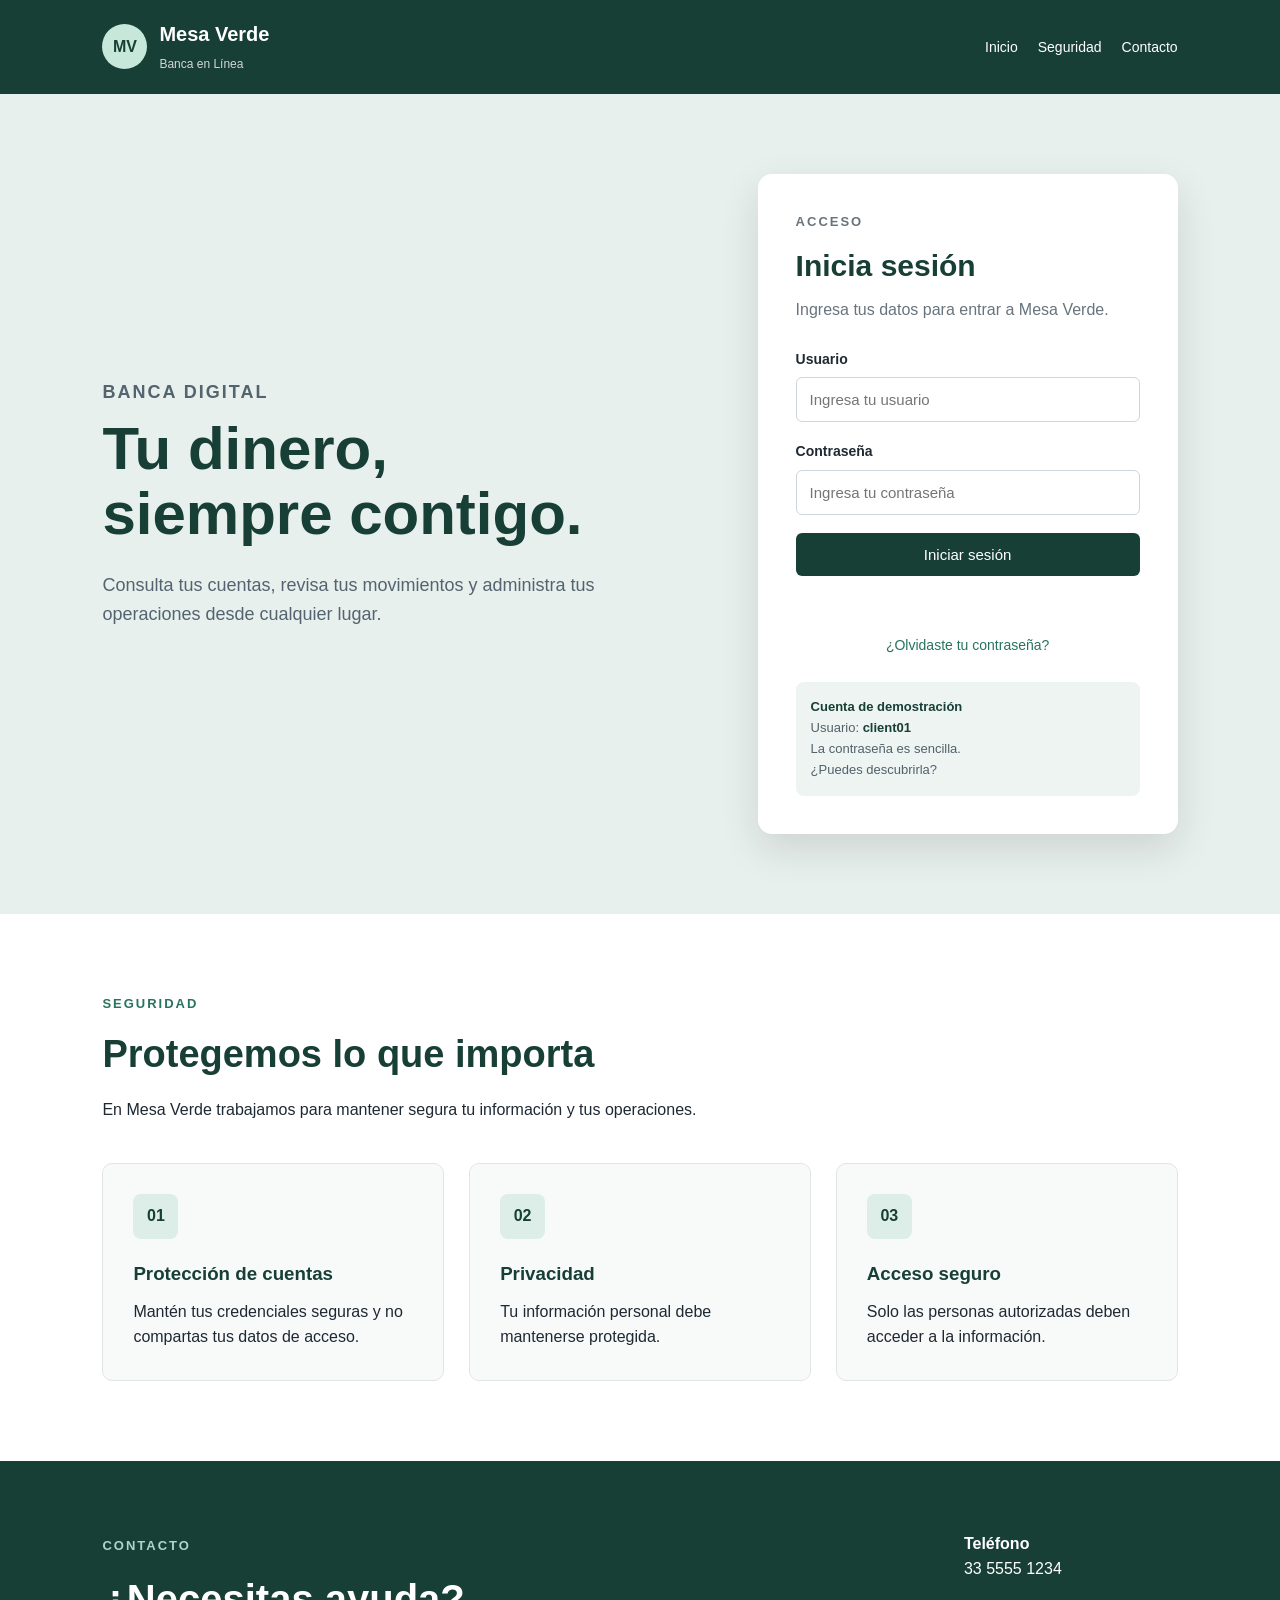
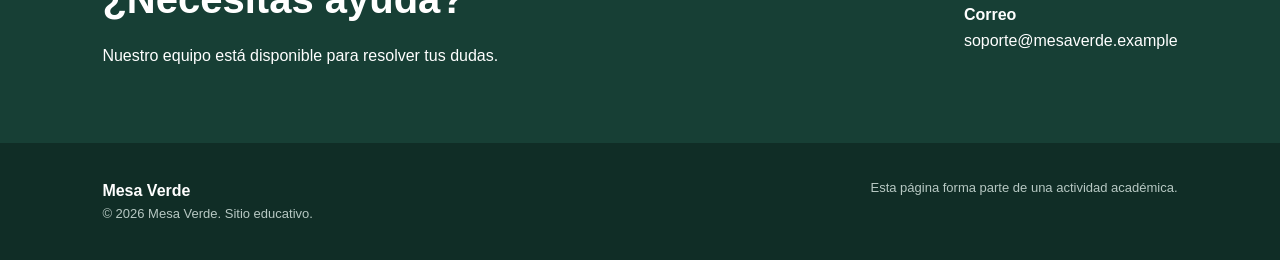
<file: index.html>
<!DOCTYPE html>
<html lang="es">

<head>

    <meta charset="UTF-8">

    <meta
        name="viewport"
        content="width=device-width, initial-scale=1.0"
    >

    <title>Mesa Verde - Acceso</title>

    <link
        rel="stylesheet"
        href="style.css"
    >

</head>


<body>


    <header>

        <div class="logo">

            <div class="logo-icon">
                MV
            </div>

            <div>

                <h1>Mesa Verde</h1>

                <span>
                    Banca en Línea
                </span>

            </div>

        </div>


        <nav>

            <a href="#inicio">
                Inicio
            </a>

            <a href="#seguridad">
                Seguridad
            </a>

            <a href="#contacto">
                Contacto
            </a>

        </nav>

    </header>


    <main>


        <!-- =========================================
             PRESENTACIÓN
        ========================================== -->

        <section
            id="inicio"
            class="login-hero"
        >

            <div class="login-intro">

                <p class="tag">
                    BANCA DIGITAL
                </p>


                <h2>
                    Tu dinero,<br>
                    siempre contigo.
                </h2>


                <p>
                    Consulta tus cuentas, revisa tus movimientos
                    y administra tus operaciones desde cualquier lugar.
                </p>

            </div>


            <!-- =====================================
                 LOGIN
            ====================================== -->

            <div
                id="login"
                class="login-card"
            >

                <div class="login-card-header">

                    <p class="tag">
                        ACCESO
                    </p>


                    <h3>
                        Inicia sesión
                    </h3>


                    <p>
                        Ingresa tus datos para entrar a Mesa Verde.
                    </p>

                </div>


                <form id="loginForm">


                    <label for="username">
                        Usuario
                    </label>


                    <input
                        type="text"
                        id="username"
                        name="username"
                        placeholder="Ingresa tu usuario"
                        autocomplete="off"
                    >


                    <label for="password">
                        Contraseña
                    </label>


                    <input
                        type="password"
                        id="password"
                        name="password"
                        placeholder="Ingresa tu contraseña"
                    >


                    <button
                        type="submit"
                        class="button button-full"
                    >
                        Iniciar sesión
                    </button>


                    <p
                        id="loginMessage"
                        class="login-message"
                    ></p>


                </form>

                <div class="forgot-password">

                    <a href="#" id="forgotPasswordLink">
                        ¿Olvidaste tu contraseña?
                    </a>

                </div>


                <div
                    id="forgotPasswordBox"
                    class="forgot-password-box hidden"
                >

                    <h4>
                        Recuperar contraseña
                    </h4>

                    <p>
                        Ingresa tu usuario para recuperar tu contraseña.
                    </p>


                    <form id="forgotPasswordForm">

                        <input
                            type="text"
                            id="recoveryUsername"
                            placeholder="Ej. client01"
                            autocomplete="off"
                        >


                        <button
                            type="submit"
                            class="button button-full"
                        >
                            Recuperar contraseña
                        </button>

                    </form>


                    <p
                        id="recoveryMessage"
                        class="login-message"
                    ></p>

                </div>


                <!--
                    Esta cuenta es ficticia y sirve como
                    punto de entrada para la actividad.
                -->

                <div class="demo-help">

                    <strong>
                        Cuenta de demostración
                    </strong>

                    <p>
                        Usuario:
                        <strong>client01</strong>
                    </p>

                    <p>
                        La contraseña es sencilla.
                    </p>

                    <p>
                        ¿Puedes descubrirla?
                    </p>

                </div>


            </div>

        </section>


        <!-- =========================================
             SEGURIDAD
        ========================================== -->

        <section
            id="seguridad"
            class="section security-section"
        >

            <div class="section-title">

                <p class="tag">
                    SEGURIDAD
                </p>


                <h2>
                    Protegemos lo que importa
                </h2>


                <p>
                    En Mesa Verde trabajamos para mantener segura
                    tu información y tus operaciones.
                </p>

            </div>


            <div class="security-grid">


                <article class="security-card">

                    <div class="security-icon">
                        01
                    </div>

                    <h3>
                        Protección de cuentas
                    </h3>

                    <p>
                        Mantén tus credenciales seguras y no
                        compartas tus datos de acceso.
                    </p>

                </article>


                <article class="security-card">

                    <div class="security-icon">
                        02
                    </div>

                    <h3>
                        Privacidad
                    </h3>

                    <p>
                        Tu información personal debe mantenerse
                        protegida.
                    </p>

                </article>


                <article class="security-card">

                    <div class="security-icon">
                        03
                    </div>

                    <h3>
                        Acceso seguro
                    </h3>

                    <p>
                        Solo las personas autorizadas deben
                        acceder a la información.
                    </p>

                </article>


            </div>

        </section>


        <!-- =========================================
             CONTACTO
        ========================================== -->

        <section
            id="contacto"
            class="contact-section"
        >

            <div class="contact-box">


                <div>

                    <p class="tag">
                        CONTACTO
                    </p>


                    <h2>
                        ¿Necesitas ayuda?
                    </h2>


                    <p>
                        Nuestro equipo está disponible para
                        resolver tus dudas.
                    </p>

                </div>


                <div class="contact-info">

                    <p>

                        <strong>
                            Teléfono
                        </strong>

                        <br>

                        33 5555 1234

                    </p>


                    <p>

                        <strong>
                            Correo
                        </strong>

                        <br>

                        soporte@mesaverde.example

                    </p>

                </div>


            </div>

        </section>


    </main>


    <footer>


        <div>

            <strong>
                Mesa Verde
            </strong>


            <p>
                © 2026 Mesa Verde. Sitio educativo.
            </p>

        </div>


        <div>

            <p>
                Esta página forma parte de una actividad académica.
            </p>

        </div>


    </footer>


    <script src="script.js"></script>

</body>

</html>
</file>
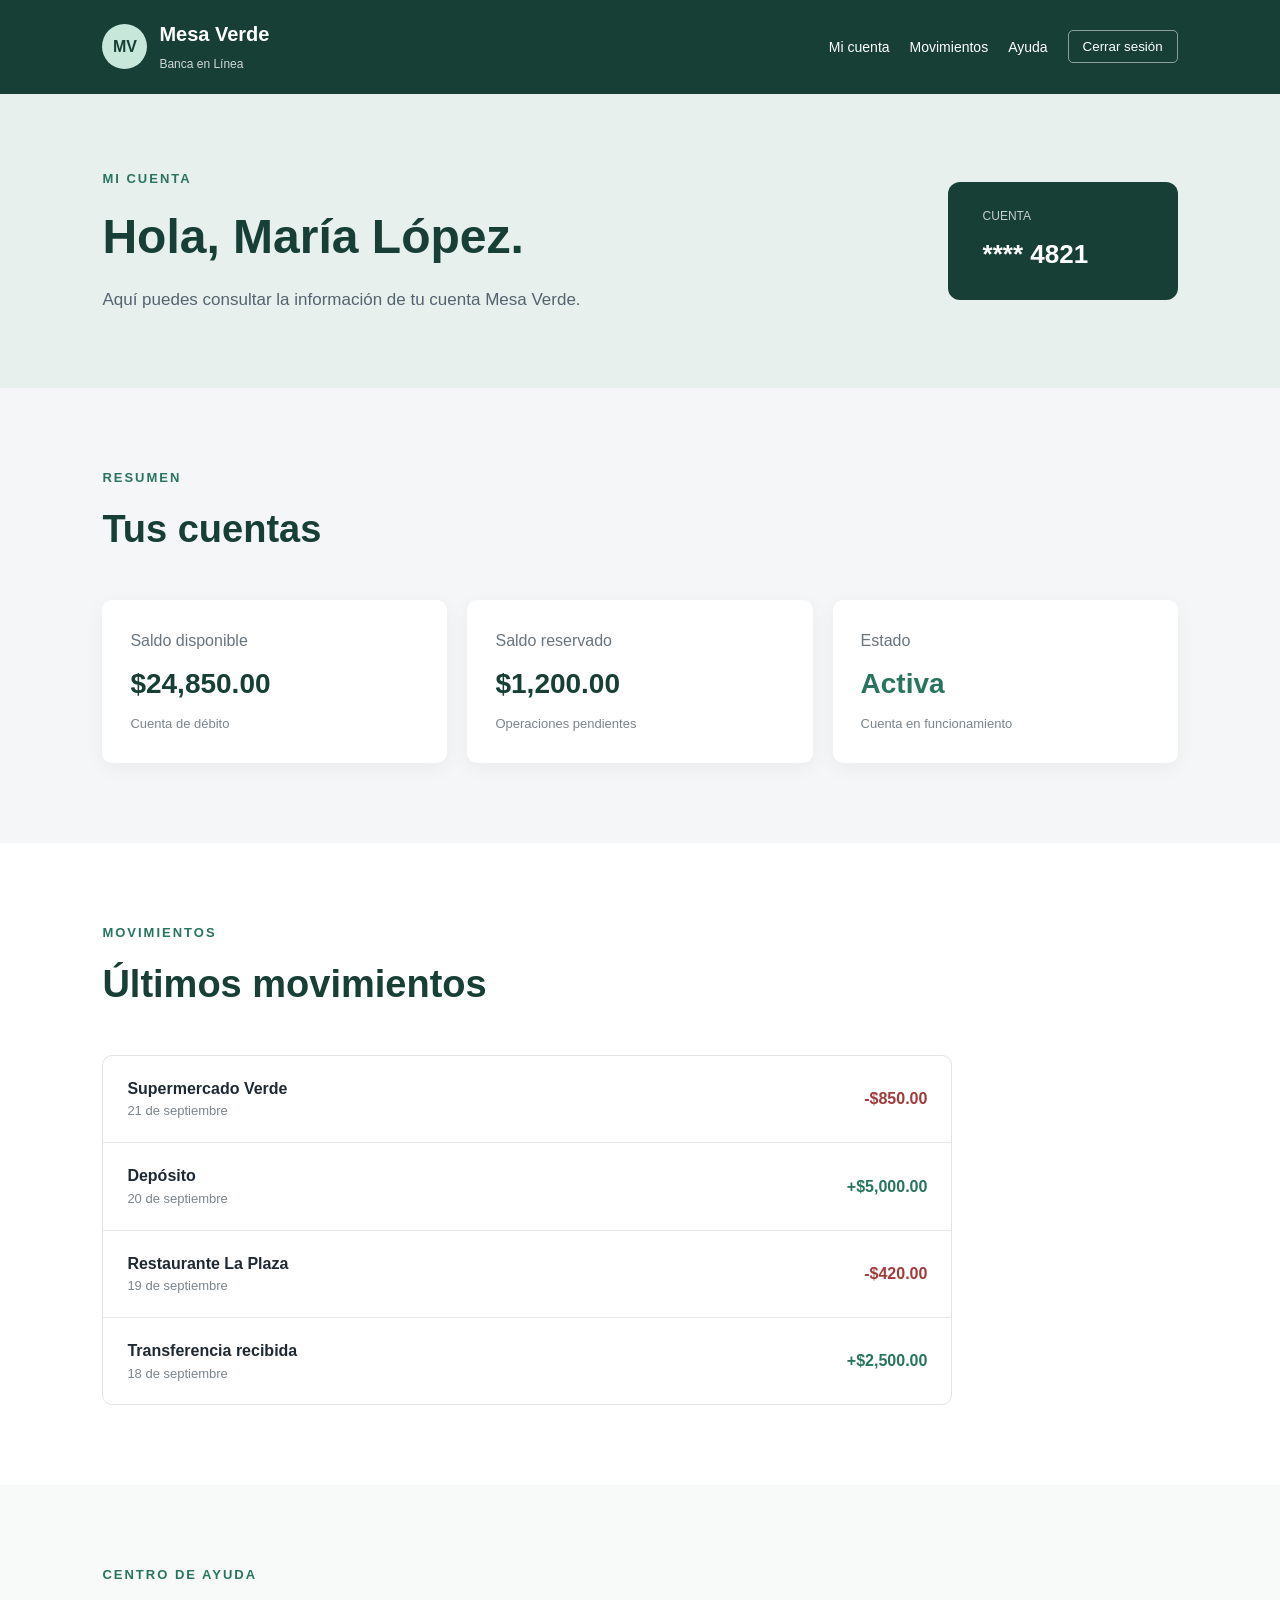
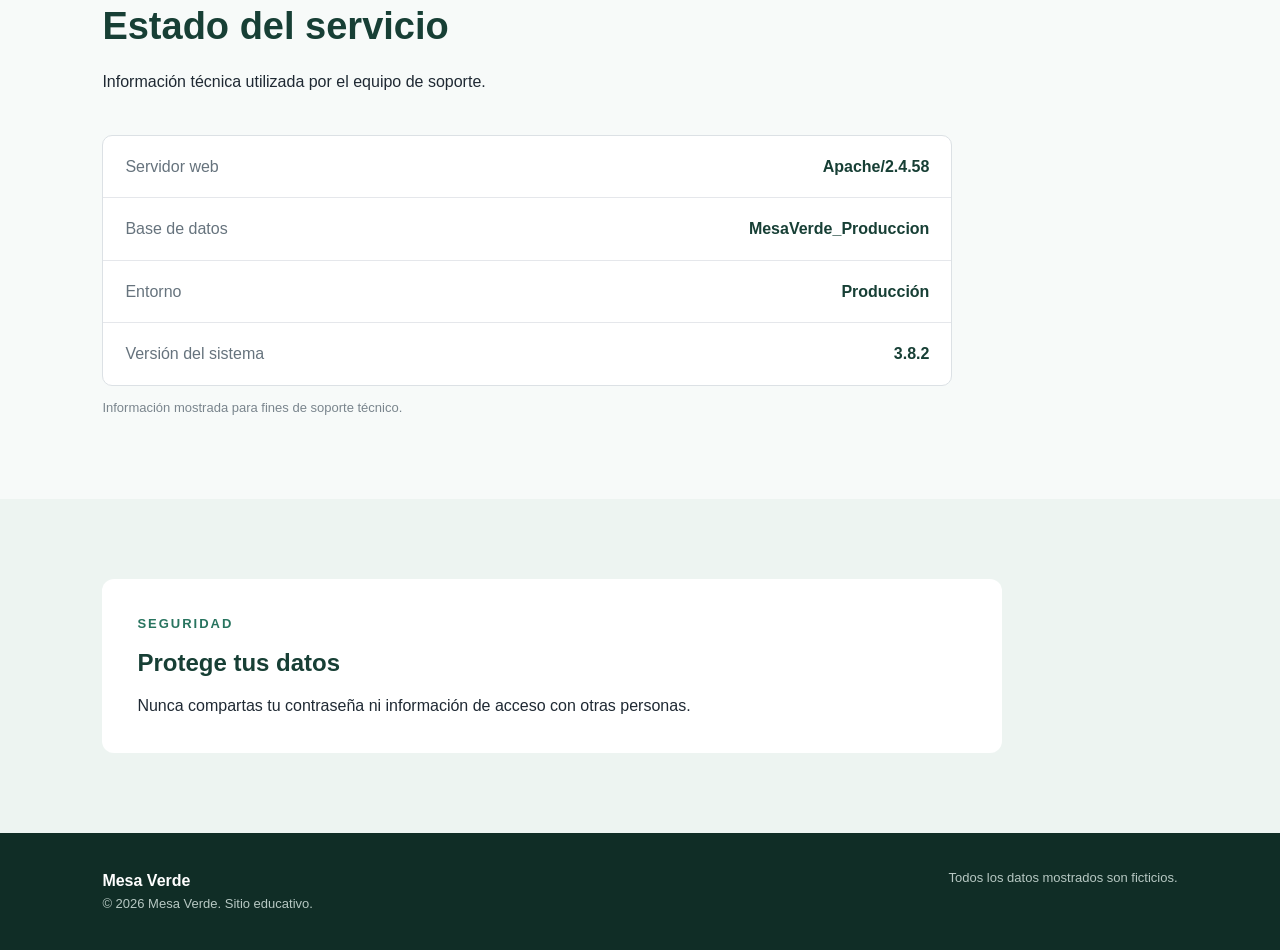
<file: home.html>
<!DOCTYPE html>
<html lang="es">

<head>

    <meta charset="UTF-8">

    <meta
        name="viewport"
        content="width=device-width, initial-scale=1.0"
    >

    <title>Mesa Verde - Mi cuenta</title>

    <link
        rel="stylesheet"
        href="style.css"
    >

</head>


<body>


    <header>

        <div class="logo">

            <div class="logo-icon">
                MV
            </div>

            <div>

                <h1>
                    Mesa Verde
                </h1>

                <span>
                    Banca en Línea
                </span>

            </div>

        </div>


        <nav>

            <a href="#cuenta">
                Mi cuenta
            </a>

            <a href="#movimientos">
                Movimientos
            </a>

            <a href="#ayuda">
                Ayuda
            </a>


            <button
                id="logoutButton"
                class="logout-button"
            >
                Cerrar sesión
            </button>

        </nav>

    </header>


    <main>


        <!-- =========================================
             CUENTA
        ========================================== -->

        <section
            id="cuenta"
            class="account-hero"
        >


            <div>

                <p class="tag">
                    MI CUENTA
                </p>


                <h2>

                    Hola,
                    <span id="customerName">
                        Cliente
                    </span>.

                </h2>


                <p>
                    Aquí puedes consultar la información
                    de tu cuenta Mesa Verde.
                </p>

            </div>


            <div class="account-number">

                <span>
                    CUENTA
                </span>


                <strong id="accountNumber">
                    **** 0000
                </strong>

            </div>


        </section>


        <!-- =========================================
             RESUMEN
        ========================================== -->

        <section class="section">


            <div class="section-title">

                <p class="tag">
                    RESUMEN
                </p>


                <h2>
                    Tus cuentas
                </h2>

            </div>


            <div class="account-grid">


                <div class="balance-card">

                    <span>
                        Saldo disponible
                    </span>


                    <strong id="balance">
                        $0.00
                    </strong>


                    <p>
                        Cuenta de débito
                    </p>

                </div>


                <div class="balance-card">

                    <span>
                        Saldo reservado
                    </span>


                    <strong>
                        $1,200.00
                    </strong>


                    <p>
                        Operaciones pendientes
                    </p>

                </div>


                <div class="balance-card">

                    <span>
                        Estado
                    </span>


                    <strong class="active-status">
                        Activa
                    </strong>


                    <p>
                        Cuenta en funcionamiento
                    </p>

                </div>


            </div>

        </section>


        <!-- =========================================
             MOVIMIENTOS
        ========================================== -->

        <section
            id="movimientos"
            class="section movements-section"
        >


            <div class="section-title">

                <p class="tag">
                    MOVIMIENTOS
                </p>


                <h2>
                    Últimos movimientos
                </h2>

            </div>


            <div class="movements-card">


                <div class="movement">

                    <div>

                        <strong>
                            Supermercado Verde
                        </strong>

                        <span>
                            21 de septiembre
                        </span>

                    </div>


                    <strong class="expense">
                        -$850.00
                    </strong>

                </div>


                <div class="movement">

                    <div>

                        <strong>
                            Depósito
                        </strong>

                        <span>
                            20 de septiembre
                        </span>

                    </div>


                    <strong class="income">
                        +$5,000.00
                    </strong>

                </div>


                <div class="movement">

                    <div>

                        <strong>
                            Restaurante La Plaza
                        </strong>

                        <span>
                            19 de septiembre
                        </span>

                    </div>


                    <strong class="expense">
                        -$420.00
                    </strong>

                </div>


                <div class="movement">

                    <div>

                        <strong>
                            Transferencia recibida
                        </strong>

                        <span>
                            18 de septiembre
                        </span>

                    </div>


                    <strong class="income">
                        +$2,500.00
                    </strong>

                </div>


            </div>

        </section>


        <!-- =========================================
             INFORMACIÓN TÉCNICA
        ========================================== -->

        <section class="section system-section">


            <div class="section-title">

                <p class="tag">
                    CENTRO DE AYUDA
                </p>


                <h2>
                    Estado del servicio
                </h2>


                <p>
                    Información técnica utilizada por el equipo de soporte.
                </p>

            </div>


            <div class="system-card">


                <div class="system-item">

                    <span>
                        Servidor web
                    </span>

                    <strong>
                        Apache/2.4.58
                    </strong>

                </div>


                <div class="system-item">

                    <span>
                        Base de datos
                    </span>

                    <strong>
                        MesaVerde_Produccion
                    </strong>

                </div>


                <div class="system-item">

                    <span>
                        Entorno
                    </span>

                    <strong>
                        Producción
                    </strong>

                </div>


                <div class="system-item">

                    <span>
                        Versión del sistema
                    </span>

                    <strong>
                        3.8.2
                    </strong>

                </div>


            </div>


            <p class="small-text">

                Información mostrada para fines de soporte técnico.

            </p>

        </section>


        <!-- =========================================
             INFORMACIÓN OCULTA
        ========================================== -->

        <section
            id="hiddenInformation"
            class="hidden-information"
        >


            <h3>
                Información interna
            </h3>


            <p>
                Nota del equipo de desarrollo:
            </p>


            <p>
                El sistema de pruebas utiliza la misma
                estructura que el sistema principal.
            </p>


            <p>
                Usuario de soporte:
                <strong>
                    soporte_mv
                </strong>
            </p>


            <p>
                Código interno de mantenimiento:
                <strong>
                    MV-4829
                </strong>
            </p>


        </section>


        <!-- =========================================
             PANEL ADMIN
        ========================================== -->

        <section
            id="adminPanel"
            class="section admin-section hidden"
        >


            <div class="section-title">

                <p class="tag">
                    ADMINISTRACIÓN
                </p>


                <h2>
                    Panel administrativo
                </h2>

            </div>


            <div class="warning-box">

                <strong>
                    Área interna
                </strong>


                <p>
                    Esta sección contiene información
                    destinada únicamente al personal autorizado.
                </p>

            </div>


            <div class="admin-grid">


                <div class="admin-card">

                    <span>
                        Usuarios registrados
                    </span>

                    <strong>
                        12,483
                    </strong>

                </div>


                <div class="admin-card">

                    <span>
                        Transacciones de hoy
                    </span>

                    <strong>
                        4,821
                    </strong>

                </div>


                <div class="admin-card">

                    <span>
                        Estado del servidor
                    </span>

                    <strong>
                        Online
                    </strong>

                </div>


            </div>

        </section>


        <!-- =========================================
             AYUDA
        ========================================== -->

        <section
            id="ayuda"
            class="section help-section"
        >


            <div class="help-box">

                <div>

                    <p class="tag">
                        SEGURIDAD
                    </p>


                    <h2>
                        Protege tus datos
                    </h2>


                    <p>
                        Nunca compartas tu contraseña ni
                        información de acceso con otras personas.
                    </p>

                </div>

            </div>

        </section>


    </main>


    <footer>


        <div>

            <strong>
                Mesa Verde
            </strong>


            <p>
                © 2026 Mesa Verde. Sitio educativo.
            </p>

        </div>


        <div>

            <p>
                Todos los datos mostrados son ficticios.
            </p>

        </div>


    </footer>


    <script src="script.js"></script>

</body>

</html>
</file>
<file: style.css>
* {
    box-sizing: border-box;
    margin: 0;
    padding: 0;
}

html {
    scroll-behavior: smooth;
}

body {
    font-family: Arial, Helvetica, sans-serif;
    background: #f4f6f8;
    color: #1f2933;
    line-height: 1.6;
}


/* =====================================================
   HEADER
===================================================== */

header {
    background: #173f35;
    color: white;

    display: flex;
    justify-content: space-between;
    align-items: center;

    padding: 18px 8%;

    position: sticky;
    top: 0;

    z-index: 100;
}

.logo {
    display: flex;
    align-items: center;
    gap: 12px;
}

.logo-icon {
    width: 45px;
    height: 45px;

    background: #c6e7d9;
    color: #173f35;

    border-radius: 50%;

    display: flex;
    justify-content: center;
    align-items: center;

    font-weight: bold;
}

.logo h1 {
    font-size: 20px;
}

.logo span {
    font-size: 12px;
    opacity: 0.8;
}

nav {
    display: flex;
    align-items: center;
    gap: 20px;
}

nav a {
    color: white;
    text-decoration: none;
    font-size: 14px;
}

nav a:hover {
    text-decoration: underline;
}


/* =====================================================
   TEXTOS GENERALES
===================================================== */

.tag {
    color: #28745f;
    font-size: 13px;
    font-weight: bold;
    letter-spacing: 2px;

    margin-bottom: 10px;
}

.section {
    padding: 80px 8%;
}

.section-title {
    max-width: 700px;
    margin-bottom: 40px;
}

.section-title h2 {
    font-size: 38px;
    color: #173f35;

    margin-bottom: 12px;
}


/* =====================================================
   LOGIN
===================================================== */

.login-hero {
    min-height: 650px;

    background: #e8f0ed;

    padding: 80px 8%;

    display: flex;
    justify-content: space-between;
    align-items: center;

    gap: 80px;
}

.login-intro {
    max-width: 600px;
}

.login-intro h2 {
    font-size: 60px;
    line-height: 1.08;

    color: #173f35;

    margin-bottom: 25px;
}

.login-intro p {
    font-size: 18px;

    color: #53636f;

    max-width: 520px;
}


.login-card {
    width: 420px;

    background: white;

    padding: 38px;

    border-radius: 14px;

    box-shadow:
        0 15px 40px rgba(0, 0, 0, 0.12);
}

.login-card-header {
    margin-bottom: 25px;
}

.login-card-header h3 {
    font-size: 30px;

    color: #173f35;

    margin-bottom: 7px;
}

.login-card-header p {
    color: #68747d;
}


#loginForm {
    display: flex;
    flex-direction: column;
}

#loginForm label {
    font-size: 14px;

    font-weight: bold;

    margin-bottom: 7px;
}

#loginForm input {
    padding: 13px;

    border: 1px solid #cfd6dc;

    border-radius: 6px;

    font-size: 15px;

    margin-bottom: 18px;
}

#loginForm input:focus {
    outline: 2px solid #9ac7b8;
}


.button {
    background: #173f35;

    color: white;

    border: none;
    border-radius: 6px;

    padding: 13px 24px;

    cursor: pointer;

    font-size: 15px;

    text-decoration: none;

    display: inline-block;
}

.button:hover {
    background: #286251;
}

.button-full {
    width: 100%;
}


.login-message {
    min-height: 24px;

    margin-top: 14px;

    font-size: 14px;
}

.login-message.error {
    color: #b03a3a;
}


.demo-help {
    margin-top: 25px;

    padding: 15px;

    background: #edf4f1;

    border-radius: 8px;

    font-size: 13px;

    color: #52616b;
}

.demo-help strong {
    color: #173f35;
}


/* =====================================================
   SEGURIDAD
===================================================== */

.security-section {
    background: white;
}

.security-grid {
    display: grid;

    grid-template-columns: repeat(3, 1fr);

    gap: 25px;
}

.security-card {
    background: #f7faf9;

    padding: 30px;

    border-radius: 10px;

    border: 1px solid #e0e7e3;
}

.security-icon {
    width: 45px;
    height: 45px;

    border-radius: 8px;

    background: #dceee7;

    color: #173f35;

    display: flex;
    align-items: center;
    justify-content: center;

    font-weight: bold;

    margin-bottom: 20px;
}

.security-card h3 {
    color: #173f35;

    margin-bottom: 10px;
}


/* =====================================================
   CONTACTO
===================================================== */

.contact-section {
    background: #173f35;

    color: white;

    padding: 70px 8%;
}

.contact-box {
    display: flex;

    justify-content: space-between;

    align-items: center;

    gap: 50px;
}

.contact-box h2 {
    font-size: 40px;

    margin-bottom: 12px;
}

.contact-box .tag {
    color: #aad8c8;
}

.contact-info p {
    margin-bottom: 20px;
}


/* =====================================================
   HOME
===================================================== */

.account-hero {
    background: #e8f0ed;

    padding: 75px 8%;

    display: flex;

    justify-content: space-between;

    align-items: center;

    gap: 40px;
}

.account-hero h2 {
    color: #173f35;

    font-size: 48px;

    margin-bottom: 10px;
}

.account-hero p:not(.tag) {
    color: #53636f;

    font-size: 17px;
}


.account-number {
    background: #173f35;

    color: white;

    border-radius: 12px;

    padding: 25px 35px;

    min-width: 230px;
}

.account-number span {
    display: block;

    font-size: 12px;

    opacity: 0.75;

    margin-bottom: 8px;
}

.account-number strong {
    font-size: 26px;
}


/* =====================================================
   CUENTAS
===================================================== */

.account-grid {
    display: grid;

    grid-template-columns: repeat(3, 1fr);

    gap: 20px;
}

.balance-card {
    background: white;

    padding: 28px;

    border-radius: 10px;

    box-shadow:
        0 5px 20px rgba(0, 0, 0, 0.05);
}

.balance-card span {
    display: block;

    color: #68747d;

    margin-bottom: 8px;
}

.balance-card strong {
    display: block;

    color: #173f35;

    font-size: 28px;

    margin-bottom: 8px;
}

.balance-card p {
    color: #7a858d;

    font-size: 13px;
}

.active-status {
    color: #28745f !important;
}


/* =====================================================
   MOVIMIENTOS
===================================================== */

.movements-section {
    background: #ffffff;
}

.movements-card {
    max-width: 850px;

    background: white;

    border: 1px solid #e0e4e7;

    border-radius: 10px;

    overflow: hidden;
}

.movement {
    display: flex;

    justify-content: space-between;

    align-items: center;

    padding: 20px 24px;

    border-bottom: 1px solid #e6e9eb;
}

.movement:last-child {
    border-bottom: none;
}

.movement div {
    display: flex;

    flex-direction: column;
}

.movement span {
    color: #7a858d;

    font-size: 13px;
}

.expense {
    color: #a33a3a;
}

.income {
    color: #28745f;
}


/* =====================================================
   INFORMACIÓN DEL SISTEMA
===================================================== */

.system-section {
    background: #f7faf9;
}

.system-card {
    max-width: 850px;

    border: 1px solid #dce1e5;

    border-radius: 10px;

    overflow: hidden;

    background: white;
}

.system-item {
    display: flex;

    justify-content: space-between;

    padding: 18px 22px;

    border-bottom: 1px solid #e5e7eb;
}

.system-item:last-child {
    border-bottom: none;
}

.system-item span {
    color: #66737d;
}

.system-item strong {
    color: #173f35;
}

.small-text {
    color: #7a858d;

    font-size: 13px;

    margin-top: 12px;
}


/* =====================================================
   INFORMACIÓN OCULTA
===================================================== */

.hidden-information {
    display: none;

    padding: 40px 8%;

    background: #fff5d9;
}

.hidden-information h3 {
    margin-bottom: 15px;
}


/* =====================================================
   ADMIN
===================================================== */

.admin-section {
    background: #f8ecec;
}

.warning-box {
    max-width: 850px;

    background: white;

    border-left: 5px solid #b03a3a;

    padding: 20px;

    margin-bottom: 30px;
}

.warning-box strong {
    color: #7c2d2d;
}

.admin-grid {
    display: grid;

    grid-template-columns: repeat(3, 1fr);

    gap: 20px;
}

.admin-card {
    background: white;

    padding: 25px;

    border-radius: 10px;
}

.admin-card span {
    display: block;

    color: #68747d;

    margin-bottom: 8px;
}

.admin-card strong {
    font-size: 28px;

    color: #7c2d2d;
}


/* =====================================================
   AYUDA
===================================================== */

.help-section {
    background: #edf4f1;
}

.help-box {
    max-width: 900px;

    background: white;

    border-radius: 12px;

    padding: 35px;
}

.help-box h2 {
    color: #173f35;

    margin-bottom: 10px;
}


/* =====================================================
   OCULTAR
===================================================== */

.hidden {
    display: none !important;
}


/* =====================================================
   LOGOUT
===================================================== */

.logout-button {
    border: 1px solid rgba(255, 255, 255, 0.5);

    background: transparent;

    color: white;

    padding: 8px 14px;

    border-radius: 5px;

    cursor: pointer;
}

.logout-button:hover {
    background: rgba(255, 255, 255, 0.1);
}


/* =====================================================
   FOOTER
===================================================== */

footer {
    background: #102d26;

    color: white;

    padding: 35px 8%;

    display: flex;

    justify-content: space-between;

    gap: 30px;
}

footer p {
    color: #b7c8c3;

    font-size: 13px;
}


/* =====================================================
   RESPONSIVE
===================================================== */

@media (max-width: 950px) {

    header {
        flex-direction: column;

        gap: 15px;
    }

    nav {
        flex-wrap: wrap;

        justify-content: center;
    }


    .login-hero {
        flex-direction: column;

        align-items: stretch;
    }


    .login-intro {
        text-align: center;

        margin: auto;
    }


    .login-card {
        width: 100%;

        max-width: 500px;

        margin: auto;
    }


    .account-hero {
        flex-direction: column;

        align-items: flex-start;
    }


    .account-grid,
    .security-grid,
    .admin-grid {
        grid-template-columns: 1fr;
    }


    .contact-box {
        flex-direction: column;

        align-items: flex-start;
    }

}


@media (max-width: 600px) {

    .login-intro h2 {
        font-size: 42px;
    }

    .account-hero h2 {
        font-size: 38px;
    }

    .movement {
        gap: 15px;
    }

    footer {
        flex-direction: column;
    }

}




.forgot-password {
    text-align: center;

    margin-top: 18px;
}

.forgot-password a {
    color: #28745f;

    font-size: 14px;

    text-decoration: none;
}

.forgot-password a:hover {
    text-decoration: underline;
}


.forgot-password-box {
    margin-top: 20px;

    padding: 22px;

    background: #fff5d9;

    border: 1px solid #eadcae;

    border-radius: 8px;
}

.forgot-password-box h4 {
    color: #173f35;

    margin-bottom: 8px;
}

.forgot-password-box p {
    font-size: 13px;

    color: #68747d;

    margin-bottom: 15px;
}

.forgot-password-box input {
    width: 100%;

    padding: 12px;

    border: 1px solid #cfd6dc;

    border-radius: 6px;

    margin-bottom: 12px;

    font-size: 14px;
}
</file>
